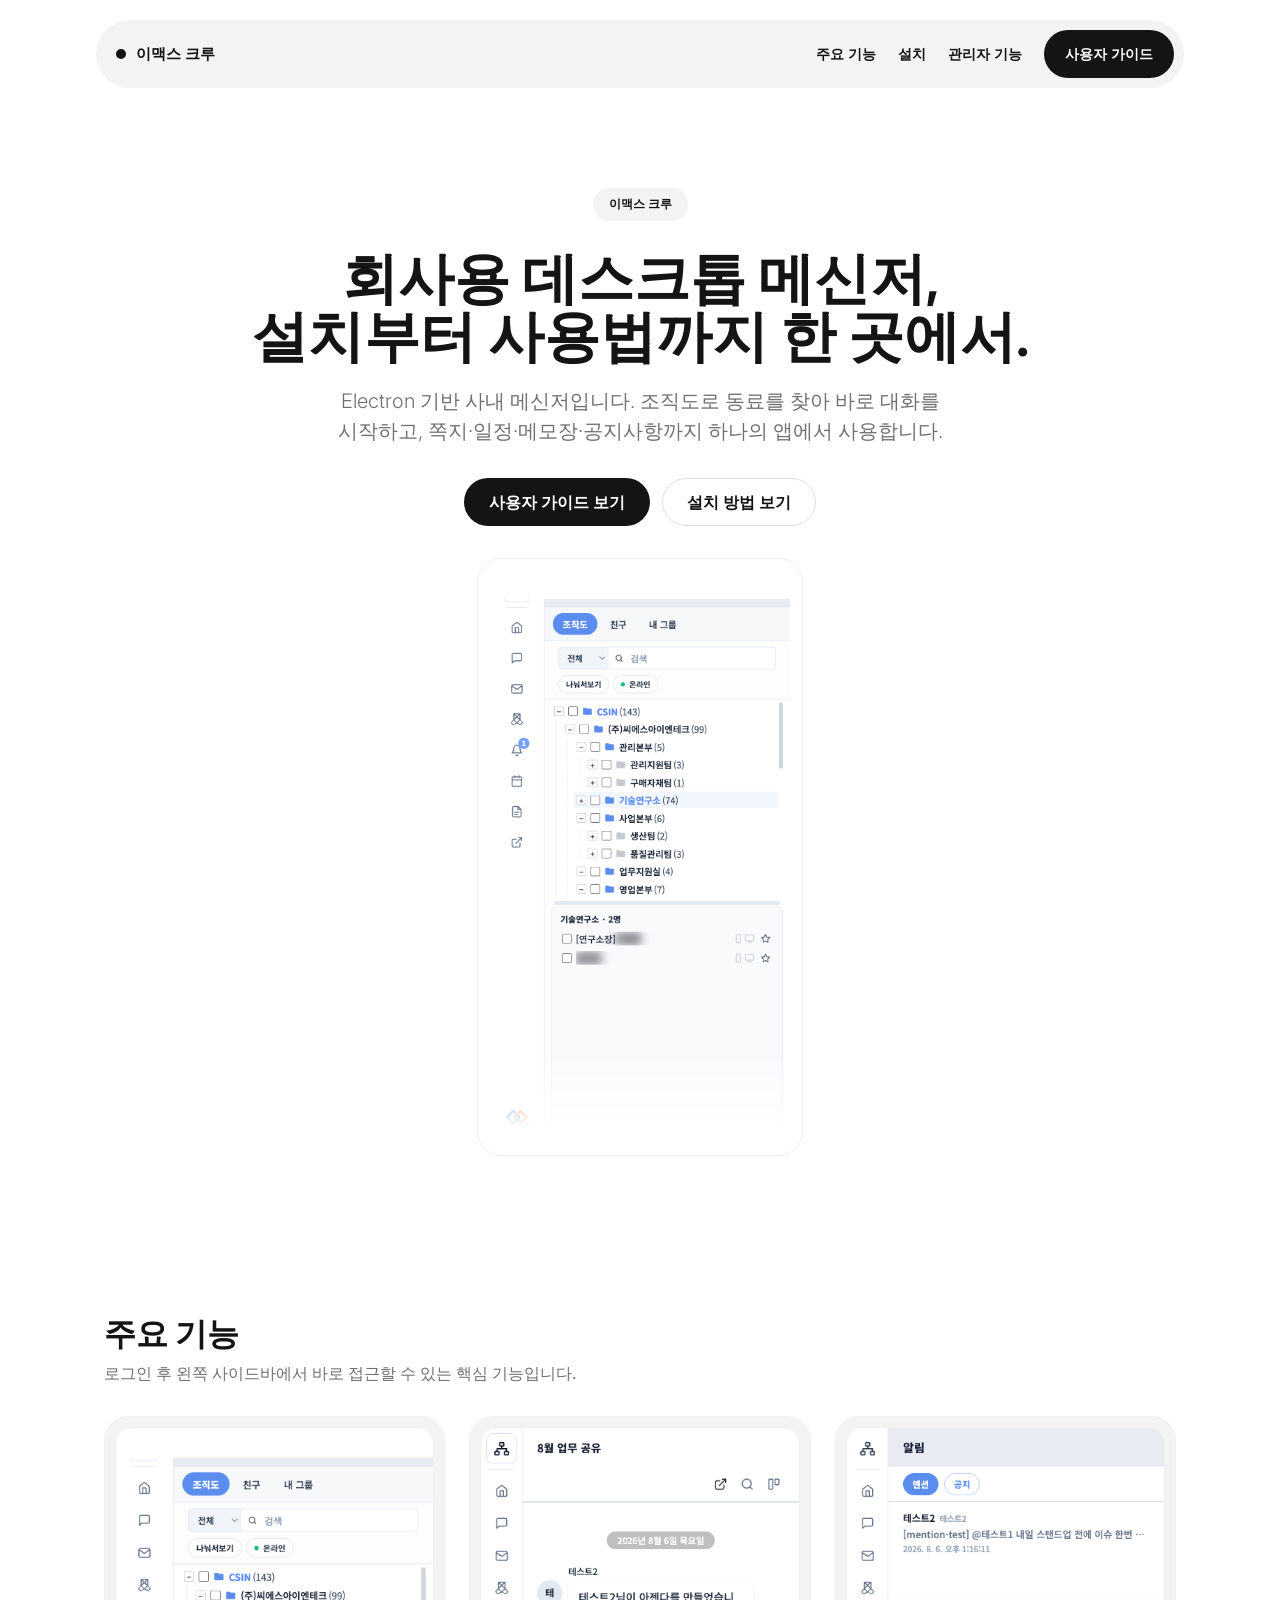
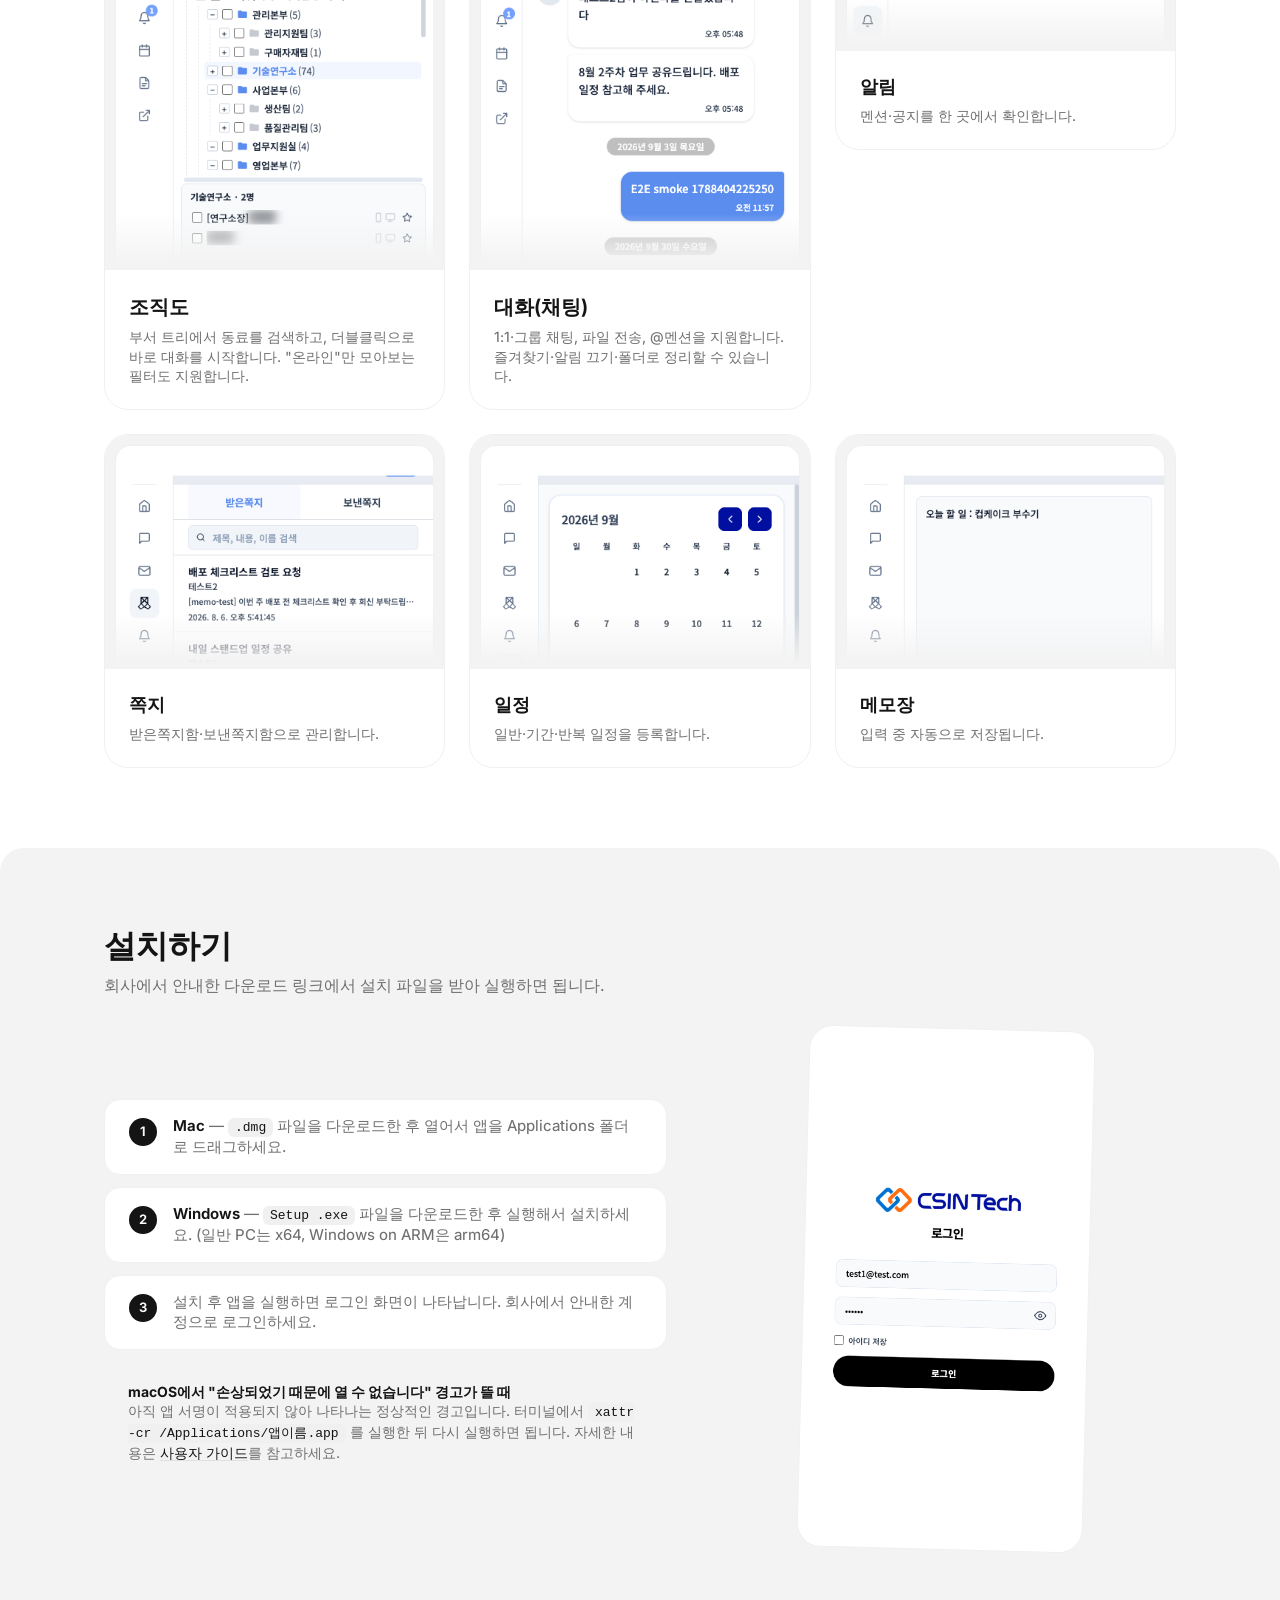
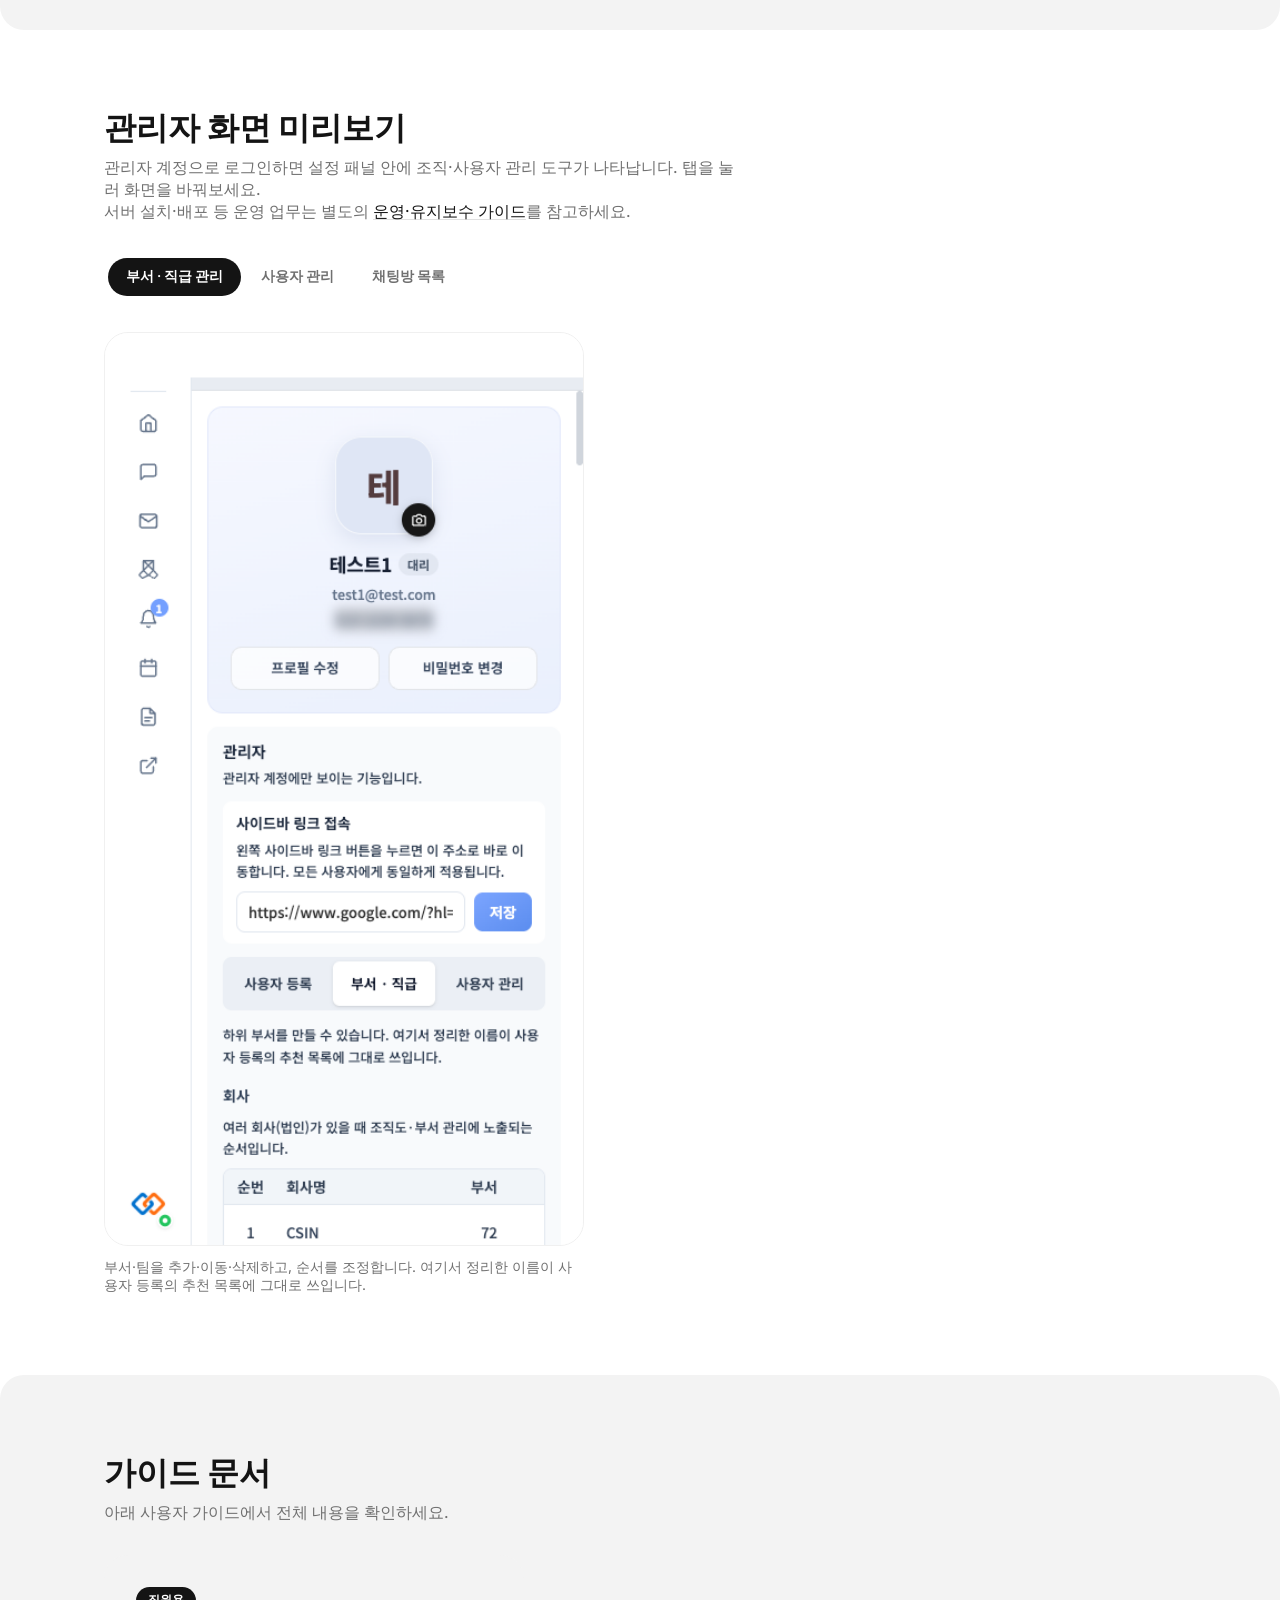
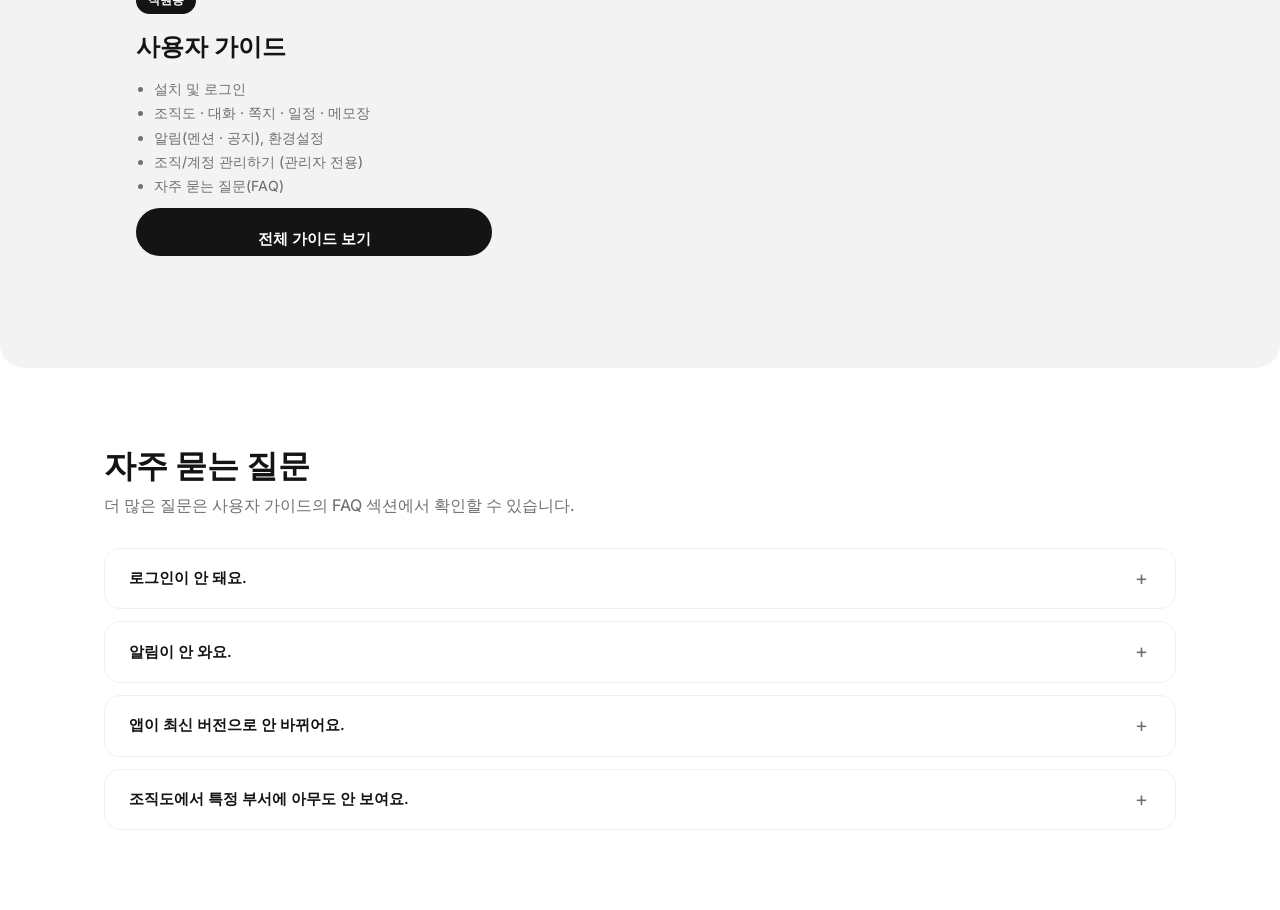
<file: index.html>
<!doctype html>
<html lang="ko">
<head>
<meta charset="utf-8" />
<meta name="viewport" content="width=device-width, initial-scale=1" />
<title>이맥스 크루 가이드</title>
<meta name="description" content="이맥스 크루 사용자 가이드 — 설치부터 조직도·대화·쪽지·일정 사용법까지." />
<link rel="preconnect" href="https://fonts.googleapis.com" />
<link rel="preconnect" href="https://fonts.gstatic.com" crossorigin />
<link href="https://fonts.googleapis.com/css2?family=Inter:wght@300;450;600;650&display=swap" rel="stylesheet" />
<link rel="stylesheet" href="style.css" />
</head>
<body>

<nav class="nav">
  <div class="nav-pill">
    <a class="nav-brand" href="index.html"><span class="dot"></span> 이맥스 크루</a>
    <div class="nav-links">
      <a href="#features">주요 기능</a>
      <a href="#install">설치</a>
      <a href="#admin">관리자 기능</a>
      <a class="btn btn-primary" href="user-guide.html">사용자 가이드</a>
    </div>
  </div>
</nav>

<header class="hero">
  <div class="wrap">
    <span class="eyebrow">이맥스 크루</span>
    <h1>회사용 데스크톱 메신저,<br />설치부터 사용법까지 한 곳에서.</h1>
    <p class="lead">
      Electron 기반 사내 메신저입니다. 조직도로 동료를 찾아 바로 대화를 시작하고,
      쪽지·일정·메모장·공지사항까지 하나의 앱에서 사용합니다.
    </p>
    <div class="cta-row">
      <a class="btn btn-primary" href="user-guide.html">사용자 가이드 보기</a>
      <a class="btn btn-outline" href="#install">설치 방법 보기</a>
    </div>
  </div>

  <div class="hero-shot">
    <div class="frame"><img src="docs/images/user-guide/orgchart-members.png" alt="조직도 화면" /></div>
  </div>
</header>

<section id="features">
  <div class="wrap">
    <div class="section-head">
      <h2 class="section-title">주요 기능</h2>
      <p class="section-sub">로그인 후 왼쪽 사이드바에서 바로 접근할 수 있는 핵심 기능입니다.</p>
    </div>
    <div class="bento">

      <div class="card feature-lg">
        <div class="shot shot-fade"><img src="docs/images/user-guide/orgchart-members.png" alt="조직도" /></div>
        <div class="body">
          <h3>조직도</h3>
          <p>부서 트리에서 동료를 검색하고, 더블클릭으로 바로 대화를 시작합니다. "온라인"만 모아보는 필터도 지원합니다.</p>
        </div>
      </div>

      <div class="card feature-lg">
        <div class="shot shot-fade"><img src="docs/images/user-guide/chatroom.png" alt="대화" /></div>
        <div class="body">
          <h3>대화(채팅)</h3>
          <p>1:1·그룹 채팅, 파일 전송, @멘션을 지원합니다. 즐겨찾기·알림 끄기·폴더로 정리할 수 있습니다.</p>
        </div>
      </div>

      <div class="card">
        <div class="shot shot-fade"><img src="docs/images/user-guide/notifications-mention.png" alt="알림" /></div>
        <div class="body">
          <h3>알림</h3>
          <p>멘션·공지를 한 곳에서 확인합니다.</p>
        </div>
      </div>

      <div class="card">
        <div class="shot shot-fade"><img src="docs/images/user-guide/memo-panel.png" alt="쪽지" /></div>
        <div class="body">
          <h3>쪽지</h3>
          <p>받은쪽지함·보낸쪽지함으로 관리합니다.</p>
        </div>
      </div>

      <div class="card">
        <div class="shot shot-fade"><img src="docs/images/user-guide/schedule-panel.png" alt="일정" /></div>
        <div class="body">
          <h3>일정</h3>
          <p>일반·기간·반복 일정을 등록합니다.</p>
        </div>
      </div>

      <div class="card">
        <div class="shot shot-fade"><img src="docs/images/user-guide/notepad-panel.png" alt="메모장" /></div>
        <div class="body">
          <h3>메모장</h3>
          <p>입력 중 자동으로 저장됩니다.</p>
        </div>
      </div>

    </div>
  </div>
</section>

<section class="alt" id="install">
  <div class="wrap">
    <div class="section-head">
      <h2 class="section-title">설치하기</h2>
      <p class="section-sub">회사에서 안내한 다운로드 링크에서 설치 파일을 받아 실행하면 됩니다.</p>
    </div>
    <div class="split">
      <div>
        <div class="steps">
          <div class="step">
            <div class="num">1</div>
            <div class="txt"><b>Mac</b> — <code>.dmg</code> 파일을 다운로드한 후 열어서 앱을 Applications 폴더로 드래그하세요.</div>
          </div>
          <div class="step">
            <div class="num">2</div>
            <div class="txt"><b>Windows</b> — <code>Setup .exe</code> 파일을 다운로드한 후 실행해서 설치하세요. (일반 PC는 x64, Windows on ARM은 arm64)</div>
          </div>
          <div class="step">
            <div class="num">3</div>
            <div class="txt">설치 후 앱을 실행하면 로그인 화면이 나타납니다. 회사에서 안내한 계정으로 로그인하세요.</div>
          </div>
        </div>
        <div class="note">
          <b>macOS에서 "손상되었기 때문에 열 수 없습니다" 경고가 뜰 때</b><br />
          아직 앱 서명이 적용되지 않아 나타나는 정상적인 경고입니다. 터미널에서
          <code>xattr -cr /Applications/앱이름.app</code> 를 실행한 뒤 다시 실행하면 됩니다.
          자세한 내용은 <a href="user-guide.html">사용자 가이드</a>를 참고하세요.
        </div>
      </div>
      <div class="split-visual">
        <div class="frame"><img src="docs/images/user-guide/login.png" alt="로그인 화면" /></div>
      </div>
    </div>
  </div>
</section>

<section id="admin">
  <div class="wrap">
    <div class="section-head">
      <h2 class="section-title">관리자 화면 미리보기</h2>
      <p class="section-sub">관리자 계정으로 로그인하면 설정 패널 안에 조직·사용자 관리 도구가 나타납니다. 탭을 눌러 화면을 바꿔보세요.</p>
      <p class="section-sub">서버 설치·배포 등 운영 업무는 별도의 <a href="https://emax-project.github.io/csintech-messenger-ops/">운영·유지보수 가이드</a>를 참고하세요.</p>
    </div>

    <div class="seg-control" role="tablist" id="admin-seg">
      <button type="button" class="active" data-target="dept">부서 · 직급 관리</button>
      <button type="button" data-target="users">사용자 관리</button>
      <button type="button" data-target="rooms">채팅방 목록</button>
    </div>

    <div id="admin-panels">
      <div class="seg-panel active" data-panel="dept">
        <figure>
          <img src="docs/images/user-guide/settings-admin-dept.png" alt="부서 · 직급 관리" />
          <figcaption>부서·팀을 추가·이동·삭제하고, 순서를 조정합니다. 여기서 정리한 이름이 사용자 등록의 추천 목록에 그대로 쓰입니다.</figcaption>
        </figure>
      </div>
      <div class="seg-panel" data-panel="users">
        <figure>
          <img src="docs/images/user-guide/settings-admin-users.png" alt="사용자 관리" />
          <figcaption>조직도 트리에서 사용자를 골라 직급 지정, 비밀번호 초기화, 삭제를 합니다.</figcaption>
        </figure>
      </div>
      <div class="seg-panel" data-panel="rooms">
        <figure>
          <img src="docs/images/user-guide/rooms-list.png" alt="채팅방 목록" />
          <figcaption>아젠다(업무) 채팅방과 일반 채팅방을 구분해 보여줍니다.</figcaption>
        </figure>
      </div>
    </div>
  </div>
</section>

<section class="alt">
  <div class="wrap">
    <div class="section-head">
      <h2 class="section-title">가이드 문서</h2>
      <p class="section-sub">아래 사용자 가이드에서 전체 내용을 확인하세요.</p>
    </div>
    <div class="guide-cards guide-cards-single">
      <div class="guide-card">
        <span class="tag">직원용</span>
        <h3>사용자 가이드</h3>
        <ul>
          <li>설치 및 로그인</li>
          <li>조직도 · 대화 · 쪽지 · 일정 · 메모장</li>
          <li>알림(멘션 · 공지), 환경설정</li>
          <li>조직/계정 관리하기 (관리자 전용)</li>
          <li>자주 묻는 질문(FAQ)</li>
        </ul>
        <a class="btn btn-primary go" href="user-guide.html">전체 가이드 보기</a>
      </div>
    </div>
  </div>
</section>

<section>
  <div class="wrap">
    <div class="section-head">
      <h2 class="section-title">자주 묻는 질문</h2>
      <p class="section-sub">더 많은 질문은 사용자 가이드의 FAQ 섹션에서 확인할 수 있습니다.</p>
    </div>
    <div class="faq-list">
      <details class="faq-row">
        <summary>로그인이 안 돼요.<span class="plus">+</span></summary>
        <p class="answer">아이디/비밀번호를 다시 확인하고, 그래도 안 되면 관리자에게 계정 상태 확인을 요청하세요.</p>
      </details>
      <details class="faq-row">
        <summary>알림이 안 와요.<span class="plus">+</span></summary>
        <p class="answer">Mac은 시스템 설정 → 알림에서 앱 알림 허용 여부를 확인하세요. Windows는 앱 내 알림 설정과 시스템 알림 설정을 함께 확인하세요.</p>
      </details>
      <details class="faq-row">
        <summary>앱이 최신 버전으로 안 바뀌어요.<span class="plus">+</span></summary>
        <p class="answer">앱을 완전히 종료했다가 다시 실행해 보세요. 실행 중 백그라운드로 새 버전을 받아 두었다가 재시작 시 적용됩니다.</p>
      </details>
      <details class="faq-row">
        <summary>조직도에서 특정 부서에 아무도 안 보여요.<span class="plus">+</span></summary>
        <p class="answer">"온라인" 필터가 켜져 있으면 접속 중인 사람이 없는 부서는 목록에서 숨겨집니다. 꺼서 전체 조직도를 확인하세요.</p>
      </details>
    </div>
  </div>
</section>

<script>
  // Segmented control demo switcher
  var seg = document.getElementById('admin-seg');
  var panels = document.getElementById('admin-panels');
  if (seg && panels) {
    seg.addEventListener('click', function (e) {
      var btn = e.target.closest('button');
      if (!btn) return;
      seg.querySelectorAll('button').forEach(function (b) { b.classList.toggle('active', b === btn); });
      var target = btn.getAttribute('data-target');
      panels.querySelectorAll('.seg-panel').forEach(function (p) {
        p.classList.toggle('active', p.getAttribute('data-panel') === target);
      });
    });
  }
</script>

</body>
</html>
</file>
<file: style.css>
/* ============================================================
   Design tokens — adapted from DESIGN.md (Mobbin analysis)
   Saans substituted with Inter (variable) per DESIGN.md guidance:
   652 -> 650, 456 -> 450, 300 -> 300, line-heights unchanged.
   ============================================================ */
:root {
  color-scheme: light;

  --primary: #141414;
  --on-primary: #ffffff;
  --ink: #141414;
  --ink-soft: #262626;
  --text-muted: #707070;
  --text-faint: #adadad;
  --canvas: #ffffff;
  --canvas-soft: #f3f3f3;
  --field: #f0f0f0;
  --hairline-soft: #f0f0f0;
  --hairline: #e0e0e0;
  --accent: #0066ff;

  --radius-none: 0px;
  --radius-sm: 16px;
  --radius-md: 24px;
  --radius-full: 9999px;

  --sp-xxs: 4px;
  --sp-xs: 8px;
  --sp-sm: 12px;
  --sp-md: 16px;
  --sp-lg: 24px;
  --sp-xl: 32px;
  --sp-xxl: 48px;
  --sp-section: 80px;
  --sp-section-lg: 120px;

  --maxw: 1120px;
  --font: "Inter", -apple-system, BlinkMacSystemFont, "Apple SD Gothic Neo",
    "Malgun Gothic", "Segoe UI", Roboto, sans-serif;
}

* { box-sizing: border-box; }

html, body {
  margin: 0;
  padding: 0;
  background: var(--canvas);
  color: var(--ink);
  font-family: var(--font);
  font-weight: 450;
  line-height: 1.38;
  -webkit-font-smoothing: antialiased;
}

img { max-width: 100%; display: block; }

a { color: var(--ink); text-decoration: underline; text-decoration-color: var(--hairline); text-underline-offset: 2px; }
a:hover { text-decoration-color: currentColor; }

.wrap {
  max-width: var(--maxw);
  margin: 0 auto;
  padding: 0 24px;
}

/* ---------- Floating pill nav ---------- */
.nav {
  position: sticky;
  top: 20px;
  z-index: 20;
  display: flex;
  justify-content: center;
  padding: 0 16px;
}
.nav-pill {
  width: 100%;
  max-width: calc(var(--maxw) - 32px);
  display: flex;
  align-items: center;
  justify-content: space-between;
  gap: 16px;
  background: var(--canvas-soft);
  border-radius: var(--radius-full);
  padding: 10px 10px 10px 20px;
}
.nav-brand {
  display: flex;
  align-items: center;
  gap: 10px;
  font-weight: 650;
  font-size: 15px;
  color: var(--ink);
  text-decoration: none;
  white-space: nowrap;
}
.nav-brand .dot {
  width: 10px; height: 10px; border-radius: 50%;
  background: var(--primary);
  flex-shrink: 0;
}
.nav-links {
  display: flex;
  align-items: center;
  gap: 22px;
  font-size: 14px;
  font-weight: 600;
}
.nav-links a:not(.btn) { color: var(--ink); text-decoration: none; }
.nav-links a:not(.btn):hover { color: var(--text-muted); }
.nav-links .btn { padding: 10px 20px; font-size: 14px; }

/* ---------- Buttons (stadium pills, per DESIGN.md) ---------- */
.btn {
  display: inline-flex;
  align-items: center;
  justify-content: center;
  gap: 8px;
  height: 48px;
  padding: 0 24px;
  border-radius: var(--radius-full);
  font-weight: 600;
  font-size: 16px;
  border: 1px solid transparent;
  text-decoration: none !important;
  white-space: nowrap;
}
.btn-primary { background: var(--primary); color: var(--on-primary); }
.btn-primary:hover { background: var(--ink-soft); }
.btn-outline { background: var(--canvas); color: var(--ink); border-color: var(--hairline); }
.btn-outline:hover { border-color: var(--ink); }
.btn-soft { background: var(--canvas-soft); color: var(--ink); }
.btn-soft:hover { background: var(--field); }

/* ---------- Hero ---------- */
.hero {
  padding: var(--sp-section-lg) 0 var(--sp-section);
  text-align: center;
}
.eyebrow {
  display: inline-flex;
  align-items: center;
  gap: 6px;
  font-size: 12px;
  font-weight: 600;
  color: var(--ink);
  background: var(--canvas-soft);
  padding: 8px 16px;
  border-radius: var(--radius-full);
  margin-bottom: 28px;
}
.hero h1 {
  font-size: clamp(32px, 5.4vw, 56px);
  font-weight: 650;
  line-height: 1.05;
  letter-spacing: 0;
  margin: 0 0 20px;
}
.hero p.lead {
  color: var(--text-muted);
  font-weight: 300;
  font-size: clamp(16px, 2vw, 20px);
  line-height: 1.5;
  max-width: 620px;
  margin: 0 auto var(--sp-xl);
}
.cta-row { display: flex; gap: 12px; justify-content: center; flex-wrap: wrap; }

/* ---------- Sections ---------- */
section { padding: var(--sp-section) 0; }
section.alt { background: var(--canvas-soft); border-radius: var(--radius-md); }
.section-head { max-width: 640px; margin: 0 0 var(--sp-xl); }
h2.section-title {
  font-size: clamp(24px, 3.2vw, 32px);
  font-weight: 650;
  line-height: 1.13;
  margin: 0 0 10px;
}
p.section-sub { color: var(--text-muted); font-size: 16px; margin: 0; }

/* ---------- Feature grid (plain, used for ops summary) ---------- */
.grid {
  display: grid;
  grid-template-columns: repeat(auto-fit, minmax(240px, 1fr));
  gap: var(--sp-lg);
}
.card {
  background: var(--canvas);
  border: 1px solid var(--hairline-soft);
  border-radius: var(--radius-md);
  overflow: hidden;
  display: flex;
  flex-direction: column;
}
.card .shot {
  aspect-ratio: 16 / 11;
  overflow: hidden;
  background: var(--canvas-soft);
  padding: 10px 10px 0;
  flex-shrink: 0;
}
.card .shot img {
  width: 100%;
  height: 100%;
  object-fit: cover;
  object-position: top center;
  border-radius: var(--radius-sm) var(--radius-sm) 0 0;
  border: 1px solid var(--hairline-soft);
  border-bottom: none;
}
.card .body { padding: var(--sp-lg); }
.card h3 { margin: 0 0 6px; font-size: 18px; font-weight: 650; }
.card p { margin: 0; font-size: 14px; color: var(--text-muted); }
.card.text-only .body { padding: var(--sp-lg); }

/* ---------- Bento feature grid ----------
   Source screenshots are tall/portrait (phone-app shape), so "featured"
   tiles are made TALLER (deeper image aspect-ratio), never wider —
   a wide-short cell would badly letterbox a portrait screenshot.
   align-items: start lets each card keep its own natural height
   (masonry-like), instead of stretching short cards to match tall ones. */
.bento {
  display: grid;
  grid-template-columns: repeat(3, 1fr);
  gap: var(--sp-lg);
  align-items: start;
}
.bento .card.feature-lg .shot { aspect-ratio: 3 / 4; }
.bento .card.feature-lg h3 { font-size: 20px; }

@media (max-width: 860px) {
  .bento { grid-template-columns: repeat(2, 1fr); }
}
@media (max-width: 560px) {
  .bento { grid-template-columns: 1fr; }
  .bento .card.feature-lg .shot { aspect-ratio: 16 / 11; }
}

/* ---------- Hero shot (single, clean — replaces the busy multi-screenshot marquee) ---------- */
.hero-shot { display: flex; justify-content: center; margin-top: var(--sp-xl); }
.hero-shot .frame {
  position: relative;
  background: var(--canvas);
  border: 1px solid var(--hairline-soft);
  border-radius: var(--radius-md);
  padding: var(--sp-sm);
}
.hero-shot .frame img {
  width: 300px;
  border-radius: var(--radius-sm);
  display: block;
}
.hero-shot .frame::after {
  content: '';
  position: absolute;
  left: var(--sp-sm);
  right: var(--sp-sm);
  bottom: var(--sp-sm);
  height: 90px;
  border-radius: 0 0 var(--radius-sm) var(--radius-sm);
  background: linear-gradient(180deg, transparent, var(--canvas) 85%);
  pointer-events: none;
}
@media (max-width: 640px) {
  .hero-shot .frame img { width: 240px; }
}

/* Fade mask for cropped/cut-off screenshot previews, so the crop reads as
   intentional rather than an accidental hard clip. */
.shot-fade { position: relative; }
.shot-fade::after {
  content: '';
  position: absolute;
  left: 10px; right: 10px; bottom: 0;
  height: 56px;
  background: linear-gradient(180deg, transparent, var(--canvas-soft) 90%);
  pointer-events: none;
}

/* ---------- Split panel (install) ---------- */
.split {
  display: grid;
  grid-template-columns: 1.1fr 0.9fr;
  gap: var(--sp-xxl);
  align-items: center;
}
.split-visual {
  display: flex;
  justify-content: center;
}
.split-visual .frame {
  background: var(--canvas);
  border: 1px solid var(--hairline-soft);
  border-radius: var(--radius-md);
  padding: var(--sp-sm);
  transform: rotate(1.5deg);
  box-shadow: none;
}
.split-visual .frame img {
  border-radius: var(--radius-sm);
  width: 260px;
}
@media (max-width: 860px) {
  .split { grid-template-columns: 1fr; }
  .split-visual { order: -1; }
}

/* ---------- Segmented control demo switcher ---------- */
.seg-control {
  display: inline-flex;
  flex-wrap: wrap;
  background: var(--canvas);
  border-radius: var(--radius-full);
  padding: 4px;
  gap: 2px;
  margin-bottom: var(--sp-xl);
}
.seg-control button {
  border: none;
  background: transparent;
  padding: 10px 18px;
  border-radius: var(--radius-full);
  font-weight: 600;
  font-size: 13.5px;
  color: var(--text-muted);
  cursor: pointer;
  font-family: var(--font);
}
.seg-control button.active { background: var(--ink); color: var(--on-primary); }
.seg-panel { display: none; }
.seg-panel.active { display: block; }
.seg-panel figure { margin: 0; max-width: 480px; }
.seg-panel img {
  width: 100%;
  border-radius: var(--radius-md);
  border: 1px solid var(--hairline-soft);
}
.seg-panel figcaption { margin-top: var(--sp-sm); font-size: 13.5px; color: var(--text-muted); }

/* ---------- FAQ accordion ---------- */
.faq-list { display: flex; flex-direction: column; gap: var(--sp-sm); }
.faq-row {
  background: var(--canvas);
  border: 1px solid var(--hairline-soft);
  border-radius: var(--radius-sm);
  padding: var(--sp-md) var(--sp-lg);
}
.faq-row summary {
  cursor: pointer;
  font-weight: 600;
  font-size: 15px;
  list-style: none;
  display: flex;
  justify-content: space-between;
  align-items: center;
  gap: var(--sp-md);
}
.faq-row summary::-webkit-details-marker { display: none; }
.faq-row summary .plus {
  flex-shrink: 0;
  font-weight: 400;
  font-size: 20px;
  color: var(--text-muted);
  width: 20px;
  text-align: center;
}
.faq-row[open] summary .plus { transform: rotate(45deg); }
.faq-row .answer { margin: var(--sp-sm) 0 0; color: var(--text-muted); font-size: 14px; }

/* ---------- Guide cards ---------- */
.guide-cards {
  display: grid;
  grid-template-columns: repeat(auto-fit, minmax(300px, 1fr));
  gap: var(--sp-lg);
}
.guide-cards-single { max-width: 420px; }
.guide-card {
  background: var(--canvas-soft);
  border-radius: var(--radius-md);
  padding: var(--sp-xl);
  display: flex;
  flex-direction: column;
  gap: var(--sp-sm);
}
.guide-card .tag {
  display: inline-flex;
  align-self: flex-start;
  font-size: 12px;
  font-weight: 600;
  color: var(--on-primary);
  background: var(--primary);
  padding: 5px 12px;
  border-radius: var(--radius-full);
}
.guide-card h3 { margin: 4px 0 0; font-size: 24px; font-weight: 650; }
.guide-card ul {
  margin: 4px 0 0;
  padding-left: 18px;
  color: var(--text-muted);
  font-size: 14px;
  display: flex;
  flex-direction: column;
  gap: 5px;
}
.guide-card .go {
  margin-top: auto;
  padding-top: var(--sp-md);
  font-weight: 600;
  font-size: 15px;
  text-decoration: none;
}
.guide-card .go:hover { color: var(--text-muted); }

/* ---------- Steps ---------- */
.steps { display: grid; gap: var(--sp-sm); }
.step {
  display: flex;
  align-items: flex-start;
  gap: var(--sp-md);
  background: var(--canvas);
  border: 1px solid var(--hairline-soft);
  border-radius: var(--radius-sm);
  padding: var(--sp-md) var(--sp-lg);
}
.step .num {
  flex-shrink: 0;
  width: 28px; height: 28px;
  border-radius: 50%;
  background: var(--primary);
  color: var(--on-primary);
  font-weight: 650;
  font-size: 13px;
  display: flex; align-items: center; justify-content: center;
  margin-top: 2px;
}
.step .txt { font-size: 15px; color: var(--text-muted); }
.step .txt b { color: var(--ink); font-weight: 650; }
.step code, .note code {
  background: var(--field);
  border-radius: 6px;
  padding: 2px 7px;
  font-size: 13px;
  color: var(--ink);
  font-family: ui-monospace, "SF Mono", Menlo, monospace;
}

.note {
  margin-top: var(--sp-md);
  font-size: 14px;
  color: var(--text-muted);
  background: var(--canvas-soft);
  border-radius: var(--radius-sm);
  padding: var(--sp-md) var(--sp-lg);
}
.note b { color: var(--ink); }

/* ---------- Screenshot gallery ---------- */
.gallery {
  display: grid;
  grid-template-columns: repeat(auto-fit, minmax(220px, 1fr));
  gap: var(--sp-md);
}
.gallery figure {
  margin: 0;
  background: var(--canvas);
  border: 1px solid var(--hairline-soft);
  border-radius: var(--radius-md);
  overflow: hidden;
}
.gallery img { display: block; width: 100%; }
.gallery figcaption {
  font-size: 13px;
  font-weight: 600;
  color: var(--ink);
  padding: 10px 14px 14px;
}

/* ---------- Footer (ink band, polarity inversion) ---------- */
footer.site-footer {
  background: var(--ink);
  color: var(--on-primary);
  border-radius: var(--radius-md) var(--radius-md) 0 0;
  margin-top: var(--sp-section);
  padding: var(--sp-xxl) 0 var(--sp-xl);
}
footer.site-footer .wordmark { font-size: 28px; font-weight: 650; margin-bottom: 8px; }
footer.site-footer .tagline { color: var(--text-faint); font-size: 14px; max-width: 420px; }
footer.site-footer .cols {
  display: flex;
  justify-content: space-between;
  align-items: flex-end;
  flex-wrap: wrap;
  gap: var(--sp-lg);
  margin-top: var(--sp-xl);
  padding-top: var(--sp-lg);
  border-top: 1px solid rgba(255,255,255,0.12);
}
footer.site-footer a { color: var(--text-faint); text-decoration: none; }
footer.site-footer a:hover { color: var(--on-primary); }
footer.site-footer .links { display: flex; flex-direction: column; gap: 10px; font-size: 13px; }
footer.site-footer .link-group-title { color: var(--on-primary); font-weight: 650; font-size: 13px; margin-bottom: 4px; }

@media (max-width: 640px) {
  .nav-links a:not(.btn) { display: none; }
}

/* ============================================================
   Markdown viewer page
   ============================================================ */
body.viewer .wrap.doc {
  max-width: 1080px;
  padding-top: var(--sp-xxl);
  padding-bottom: 100px;
  display: grid;
  grid-template-columns: minmax(0, 720px) 220px;
  gap: var(--sp-xxl);
  align-items: start;
}
.doc-main { min-width: 0; }
.doc-toc {
  position: sticky;
  top: 100px;
  font-size: 13px;
}
.doc-toc .toc-label {
  font-weight: 650;
  font-size: 12px;
  color: var(--text-faint);
  margin-bottom: var(--sp-sm);
}
.doc-toc ol {
  list-style: none;
  margin: 0;
  padding: 0;
  display: flex;
  flex-direction: column;
  gap: 8px;
  border-left: 1px solid var(--hairline);
}
.doc-toc a {
  display: block;
  padding: 2px 0 2px 14px;
  color: var(--text-muted);
  text-decoration: none;
  line-height: 1.4;
}
.doc-toc a:hover { color: var(--ink); }
@media (max-width: 900px) {
  body.viewer .wrap.doc { grid-template-columns: 1fr; }
  .doc-toc { display: none; }
}
.back-pill {
  display: inline-flex;
  align-items: center;
  gap: 6px;
  font-size: 13px;
  font-weight: 600;
  color: var(--ink);
  background: var(--canvas-soft);
  padding: 8px 16px;
  border-radius: var(--radius-full);
  text-decoration: none;
  margin-bottom: var(--sp-xl);
}
.back-pill:hover { background: var(--field); }

.doc-content h1 { font-size: 36px; font-weight: 650; line-height: 1.1; margin: 0 0 8px; }
.doc-content h2 {
  font-size: 22px;
  font-weight: 650;
  margin-top: 48px;
  padding-top: var(--sp-lg);
  border-top: 1px solid var(--hairline);
}
.doc-content h3 { font-size: 17px; font-weight: 650; margin-top: 28px; }
.doc-content p, .doc-content li { color: var(--ink-soft); font-size: 15.5px; }
.doc-content > p:first-of-type { color: var(--text-muted); font-weight: 300; font-size: 18px; }
.doc-content code {
  background: var(--field);
  border-radius: 6px;
  padding: 2px 7px;
  font-size: 13.5px;
  color: var(--ink);
  font-family: ui-monospace, "SF Mono", Menlo, monospace;
}
.doc-content pre {
  background: var(--ink);
  border-radius: var(--radius-sm);
  padding: var(--sp-md) var(--sp-lg);
  overflow-x: auto;
}
.doc-content pre code { background: none; padding: 0; color: #f3f3f3; }
.doc-content blockquote {
  margin: var(--sp-lg) 0;
  padding: var(--sp-md) var(--sp-lg);
  background: var(--canvas-soft);
  border-radius: var(--radius-sm);
  color: var(--ink-soft);
}
.doc-content blockquote p { margin: 4px 0; }
.doc-content table {
  width: 100%;
  border-collapse: collapse;
  font-size: 14px;
  margin: var(--sp-lg) 0;
}
.doc-content th, .doc-content td {
  border-bottom: 1px solid var(--hairline);
  padding: 10px 12px;
  text-align: left;
}
.doc-content th { background: var(--canvas-soft); font-weight: 650; }
.doc-content img {
  border-radius: var(--radius-md);
  border: 1px solid var(--hairline-soft);
  margin: var(--sp-md) 0;
}
.doc-content hr { border: none; border-top: 1px solid var(--hairline); margin: var(--sp-xl) 0; }
.doc-content a { font-weight: 600; }
.doc-loading { color: var(--text-muted); padding: 40px 0; }
</file>
